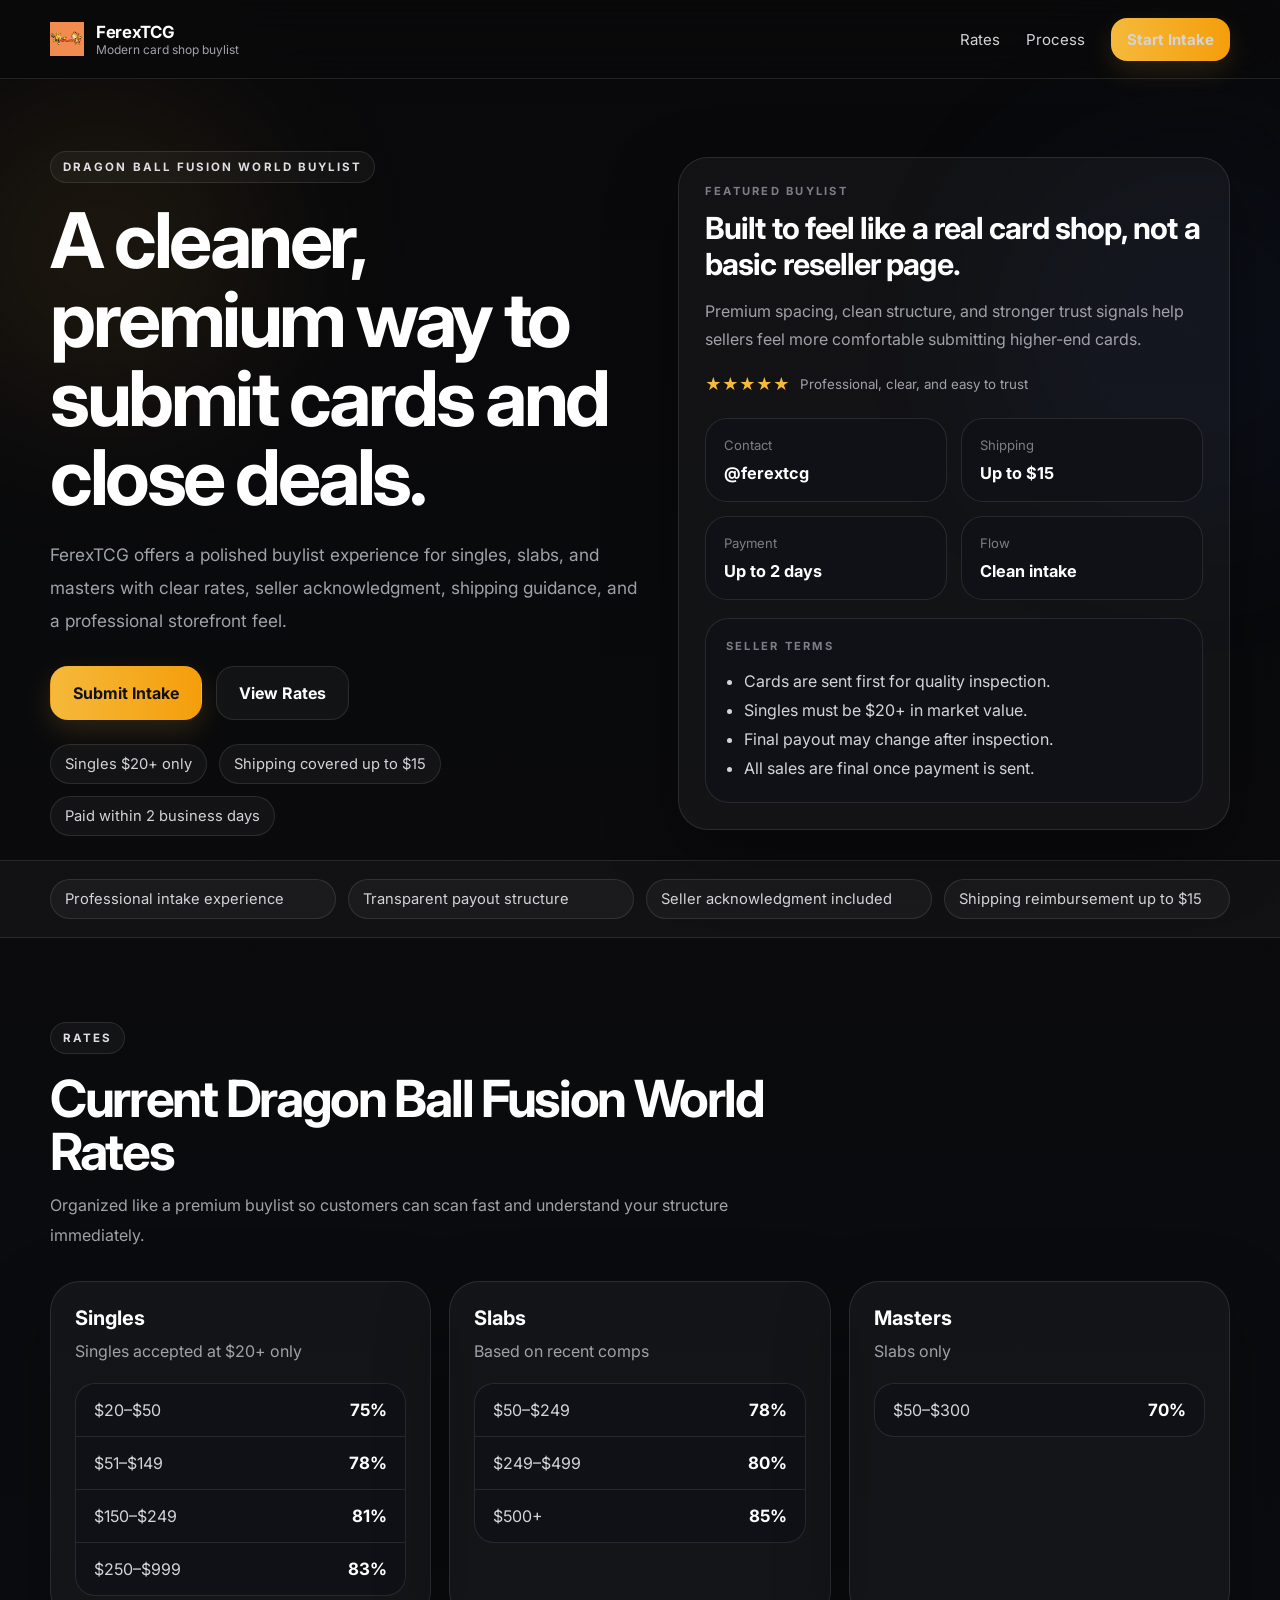
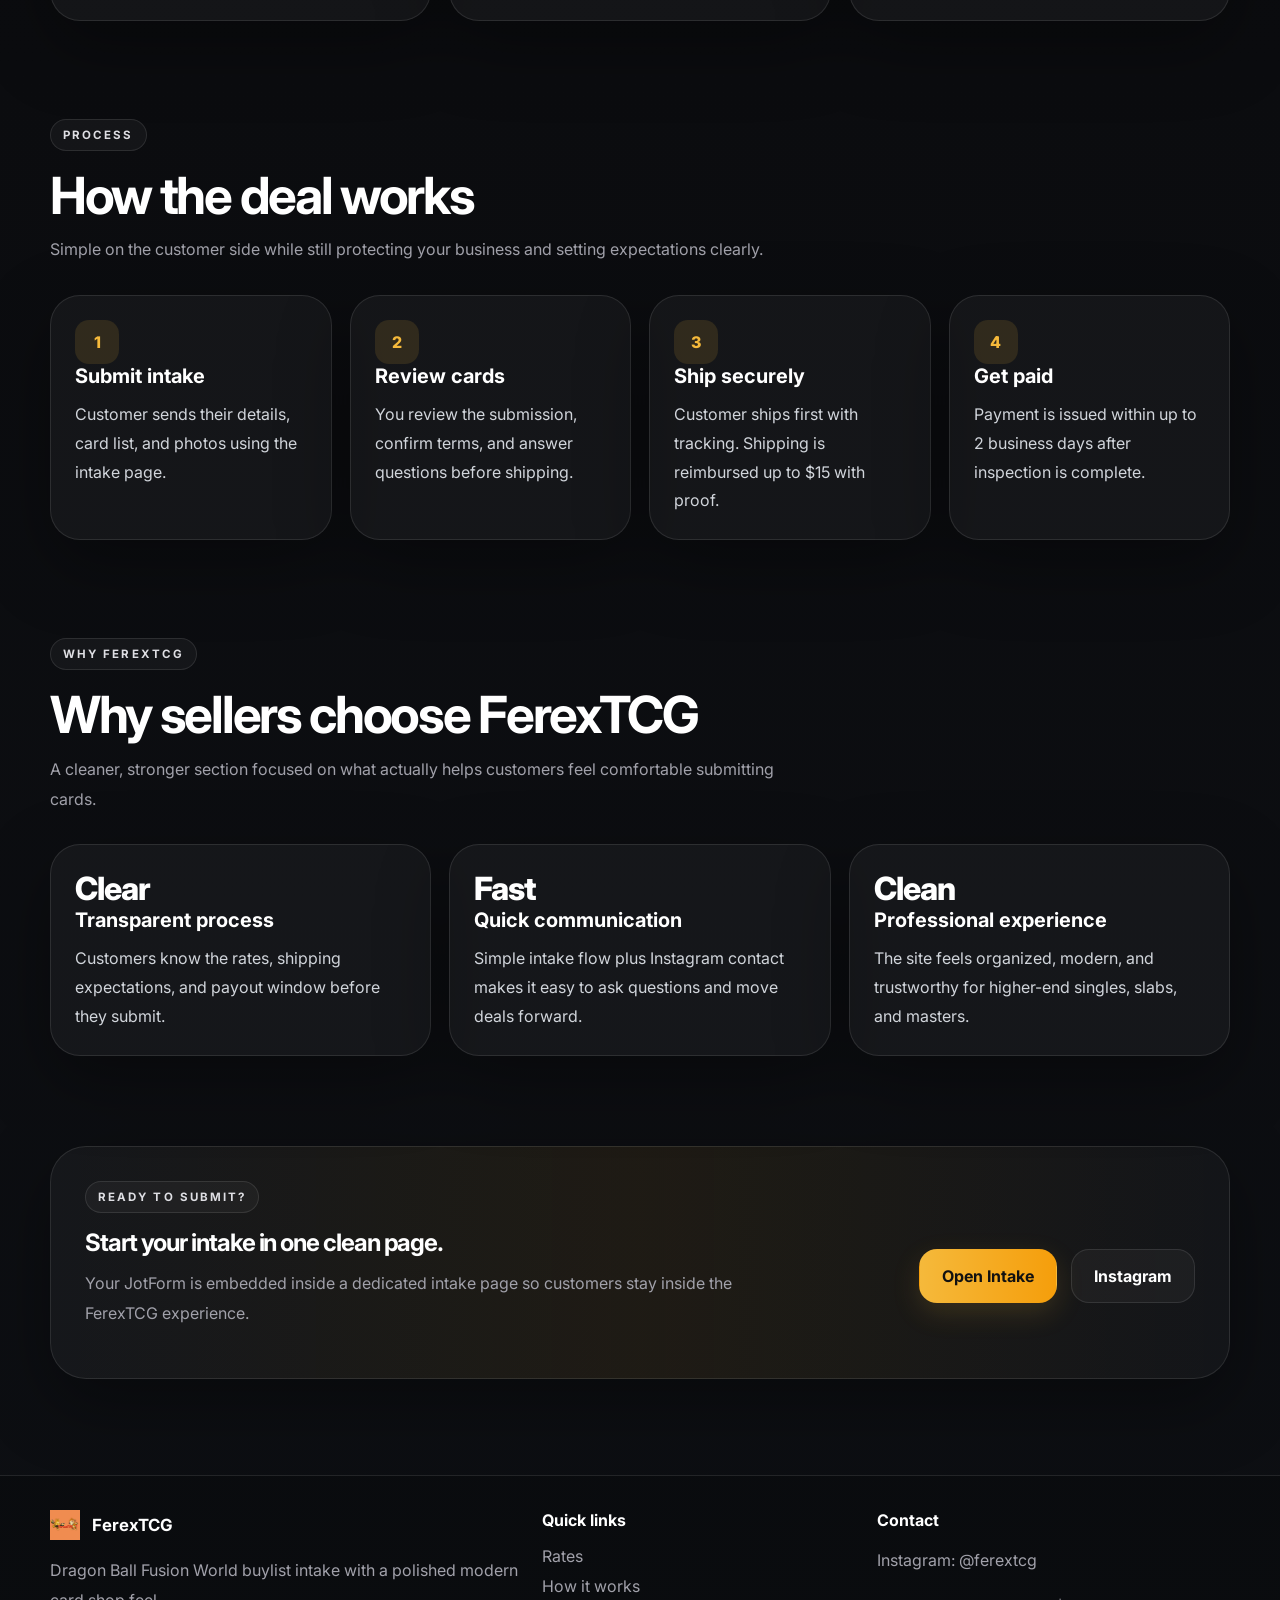
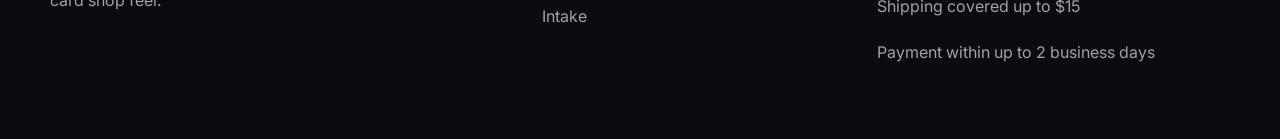
<file: index.html>
<!DOCTYPE html>
<html lang="en">
<head>
  <meta charset="UTF-8" />
  <meta name="viewport" content="width=device-width, initial-scale=1.0" />
  <title>FerexTCG | Premium Buylist</title>
  <meta name="description" content="FerexTCG premium buylist website for Dragon Ball Fusion World singles, slabs, and masters." />
  <link rel="preconnect" href="https://fonts.googleapis.com">
  <link rel="preconnect" href="https://fonts.gstatic.com" crossorigin>
  <link href="https://fonts.googleapis.com/css2?family=Inter:wght@400;500;600;700;800&display=swap" rel="stylesheet">
  <link rel="stylesheet" href="style.css" />
</head>
<body>
  <div class="bg-glow glow-left"></div>
  <div class="bg-glow glow-right"></div>

  <header class="site-header">
    <div class="container nav">
      <a class="brand" href="index.html">
        <img src="logo.png" alt="FerexTCG logo" class="brand-logo">
        <div>
          <div class="brand-title">FerexTCG</div>
          <div class="brand-sub">Modern card shop buylist</div>
        </div>
      </a>
      <nav class="nav-links">
        <a href="#rates">Rates</a>
        <a href="#process">Process</a>
                <a href="intake.html" class="nav-cta">Start Intake</a>
      </nav>
    </div>
  </header>

  <main>
    <section class="hero">
      <div class="container hero-grid">
        <div class="hero-copy">
          <span class="eyebrow">Dragon Ball Fusion World Buylist</span>
          <h1>A cleaner, premium way to submit cards and close deals.</h1>
          <p class="hero-text">
            FerexTCG offers a polished buylist experience for singles, slabs, and masters with clear rates, seller acknowledgment, shipping guidance, and a professional storefront feel.
          </p>
          <div class="hero-actions">
            <a href="intake.html" class="btn btn-primary">Submit Intake</a>
            <a href="#rates" class="btn btn-secondary">View Rates</a>
          </div>
          <div class="hero-tags">
            <span>Singles $20+ only</span>
            <span>Shipping covered up to $15</span>
            <span>Paid within 2 business days</span>
          </div>
        </div>

        <div class="hero-panel">
          <div class="hero-panel-top">
            <div>
              <div class="tiny-label">Featured buylist</div>
              <h2>Built to feel like a real card shop, not a basic reseller page.</h2>
              <p>Premium spacing, clean structure, and stronger trust signals help sellers feel more comfortable submitting higher-end cards.</p>
            </div>
            <div class="rating-row">
              <span>★★★★★</span>
              <small>Professional, clear, and easy to trust</small>
            </div>
          </div>

          <div class="hero-stats">
            <div class="mini-card">
              <small>Contact</small>
              <strong>@ferextcg</strong>
            </div>
            <div class="mini-card">
              <small>Shipping</small>
              <strong>Up to $15</strong>
            </div>
            <div class="mini-card">
              <small>Payment</small>
              <strong>Up to 2 days</strong>
            </div>
            <div class="mini-card">
              <small>Flow</small>
              <strong>Clean intake</strong>
            </div>
          </div>

          <div class="seller-terms">
            <div class="tiny-label">Seller terms</div>
            <ul>
              <li>Cards are sent first for quality inspection.</li>
              <li>Singles must be $20+ in market value.</li>
              <li>Final payout may change after inspection.</li>
              <li>All sales are final once payment is sent.</li>
            </ul>
          </div>
        </div>
      </div>
    </section>

    <section class="trust-strip">
      <div class="container trust-grid">
        <div class="trust-pill">Professional intake experience</div>
        <div class="trust-pill">Transparent payout structure</div>
        <div class="trust-pill">Seller acknowledgment included</div>
        <div class="trust-pill">Shipping reimbursement up to $15</div>
      </div>
    </section>

    <section class="section" id="rates">
      <div class="container">
        <div class="section-head">
          <span class="eyebrow">Rates</span>
          <h2>Current Dragon Ball Fusion World Rates</h2>
          <p>Organized like a premium buylist so customers can scan fast and understand your structure immediately.</p>
        </div>

        <div class="cards three-col">
          <article class="panel">
            <h3>Singles</h3>
            <p class="sub">Singles accepted at $20+ only</p>
            <div class="rate-list">
              <div><span>$20–$50</span><strong>75%</strong></div>
              <div><span>$51–$149</span><strong>78%</strong></div>
              <div><span>$150–$249</span><strong>81%</strong></div>
              <div><span>$250–$999</span><strong>83%</strong></div>
            </div>
          </article>

          <article class="panel">
            <h3>Slabs</h3>
            <p class="sub">Based on recent comps</p>
            <div class="rate-list">
              <div><span>$50–$249</span><strong>78%</strong></div>
              <div><span>$249–$499</span><strong>80%</strong></div>
              <div><span>$500+</span><strong>85%</strong></div>
            </div>
          </article>

          <article class="panel">
            <h3>Masters</h3>
            <p class="sub">Slabs only</p>
            <div class="rate-list">
              <div><span>$50–$300</span><strong>70%</strong></div>
            </div>
          </article>
        </div>
      </div>
    </section>

    <section class="section" id="process">
      <div class="container">
        <div class="section-head">
          <span class="eyebrow">Process</span>
          <h2>How the deal works</h2>
          <p>Simple on the customer side while still protecting your business and setting expectations clearly.</p>
        </div>

        <div class="cards four-col">
          <article class="step-card">
            <div class="step-number">1</div>
            <h3>Submit intake</h3>
            <p>Customer sends their details, card list, and photos using the intake page.</p>
          </article>
          <article class="step-card">
            <div class="step-number">2</div>
            <h3>Review cards</h3>
            <p>You review the submission, confirm terms, and answer questions before shipping.</p>
          </article>
          <article class="step-card">
            <div class="step-number">3</div>
            <h3>Ship securely</h3>
            <p>Customer ships first with tracking. Shipping is reimbursed up to $15 with proof.</p>
          </article>
          <article class="step-card">
            <div class="step-number">4</div>
            <h3>Get paid</h3>
            <p>Payment is issued within up to 2 business days after inspection is complete.</p>
          </article>
        </div>
      </div>
    </section>

    
<section class="section" id="why-sell">
  <div class="container">
    <div class="section-head">
      <span class="eyebrow">Why FerexTCG</span>
      <h2>Why sellers choose FerexTCG</h2>
      <p>A cleaner, stronger section focused on what actually helps customers feel comfortable submitting cards.</p>
    </div>

    <div class="cards three-col">
      <article class="proof-card">
        <div class="proof-value">Clear</div>
        <h3>Transparent process</h3>
        <p>Customers know the rates, shipping expectations, and payout window before they submit.</p>
      </article>
      <article class="proof-card">
        <div class="proof-value">Fast</div>
        <h3>Quick communication</h3>
        <p>Simple intake flow plus Instagram contact makes it easy to ask questions and move deals forward.</p>
      </article>
      <article class="proof-card">
        <div class="proof-value">Clean</div>
        <h3>Professional experience</h3>
        <p>The site feels organized, modern, and trustworthy for higher-end singles, slabs, and masters.</p>
      </article>
    </div>
  </div>
</section>


    <section class="cta-band">
      <div class="container cta-wrap">
        <div>
          <span class="eyebrow">Ready to submit?</span>
          <h2>Start your intake in one clean page.</h2>
          <p>Your JotForm is embedded inside a dedicated intake page so customers stay inside the FerexTCG experience.</p>
        </div>
        <div class="cta-actions">
          <a href="intake.html" class="btn btn-primary">Open Intake</a>
          <a href="https://instagram.com/ferextcg" class="btn btn-secondary">Instagram</a>
        </div>
      </div>
    </section>
  </main>

  <footer class="site-footer">
    <div class="container footer-grid">
      <div>
        <div class="footer-brand">
          <img src="logo.png" alt="FerexTCG logo" class="footer-logo">
          <span>FerexTCG</span>
        </div>
        <p>Dragon Ball Fusion World buylist intake with a polished modern card shop feel.</p>
      </div>
      <div>
        <h4>Quick links</h4>
        <a href="#rates">Rates</a>
        <a href="#process">How it works</a>
                <a href="intake.html">Intake</a>
      </div>
      <div>
        <h4>Contact</h4>
        <p>Instagram: @ferextcg</p>
        <p>Shipping covered up to $15</p>
        <p>Payment within up to 2 business days</p>
      </div>
    </div>
  </footer>
</body>
</html>
</file>
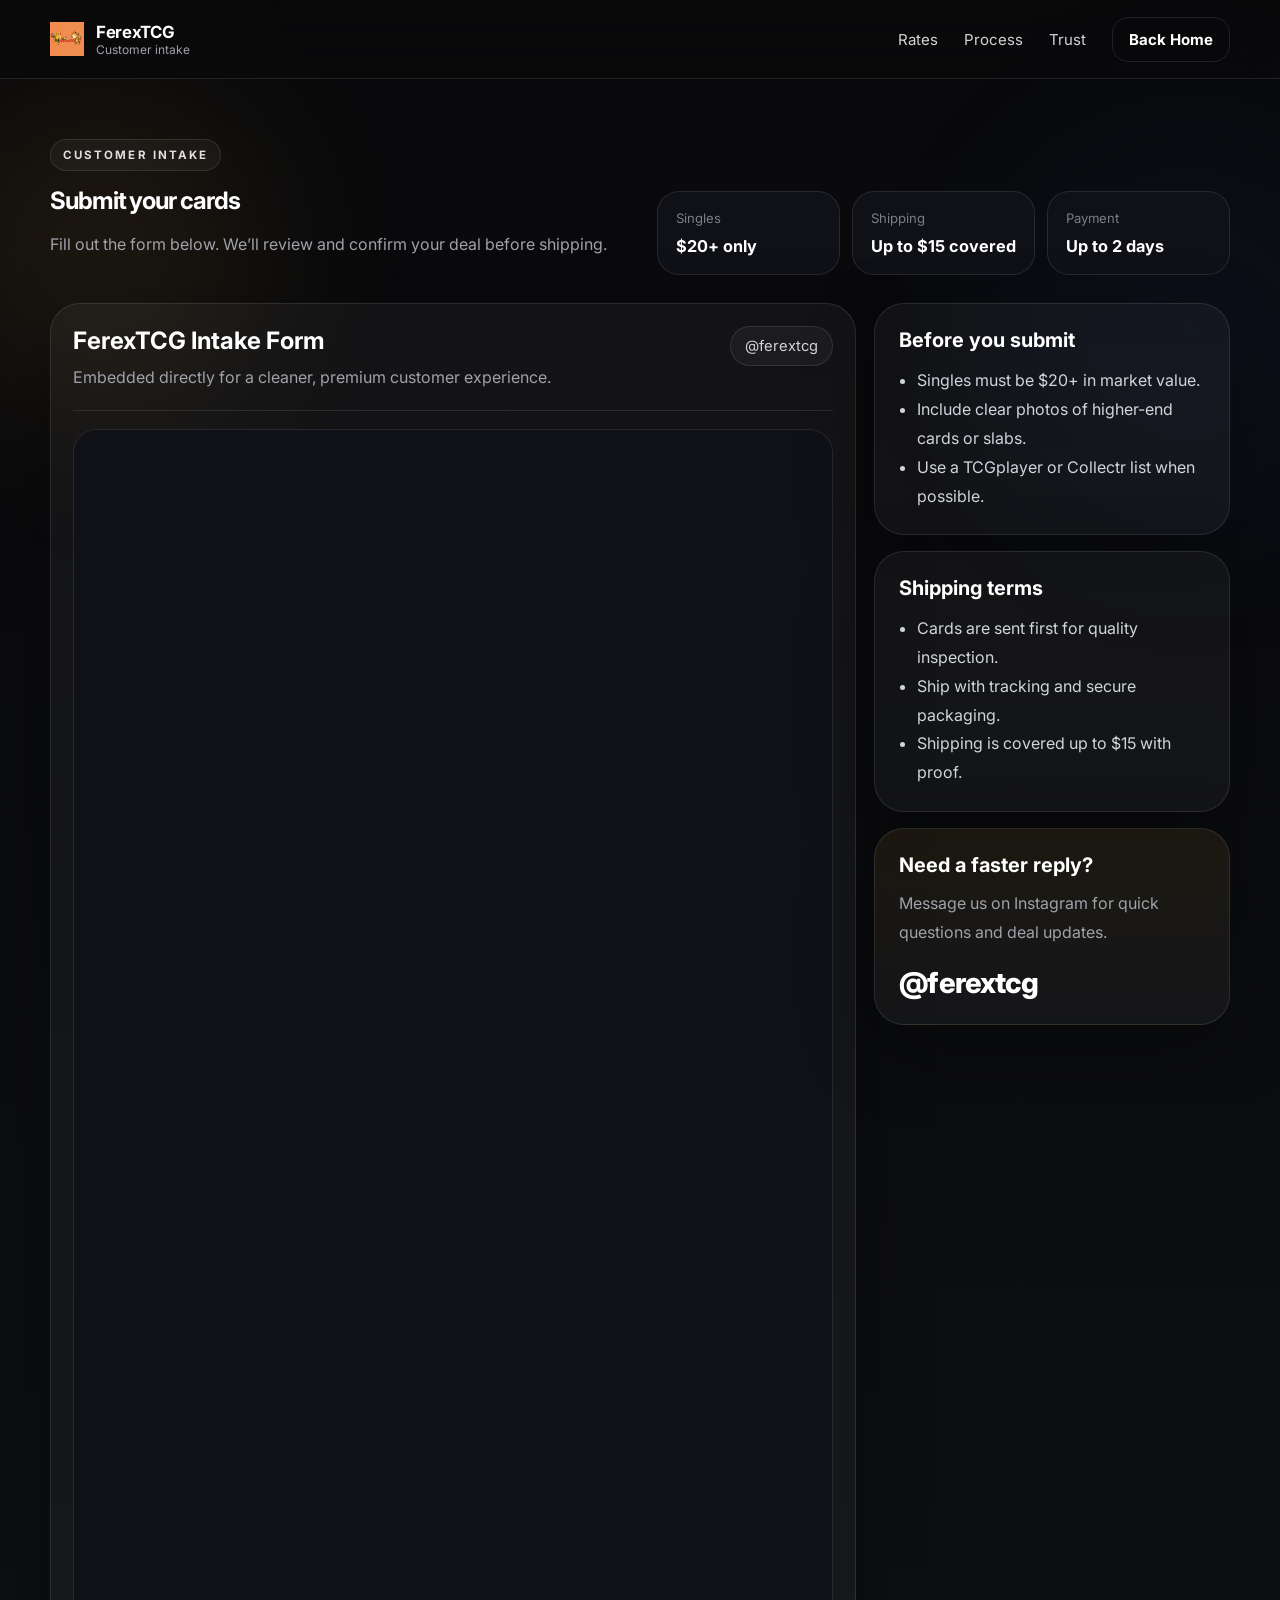
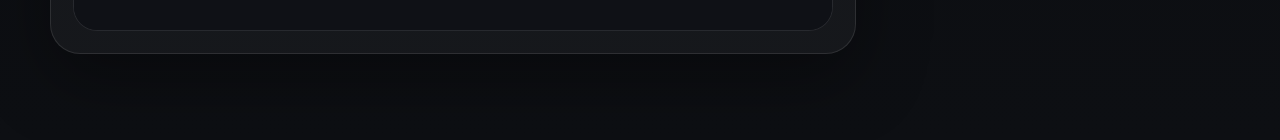
<file: intake.html>
<!DOCTYPE html>
<html lang="en">
<head>
  <meta charset="UTF-8" />
  <meta name="viewport" content="width=device-width, initial-scale=1.0" />
  <title>FerexTCG | Intake</title>
  <meta name="description" content="FerexTCG customer intake form." />
  <link rel="preconnect" href="https://fonts.googleapis.com">
  <link rel="preconnect" href="https://fonts.gstatic.com" crossorigin>
  <link href="https://fonts.googleapis.com/css2?family=Inter:wght@400;500;600;700;800&display=swap" rel="stylesheet">
  <link rel="stylesheet" href="style.css" />
</head>
<body class="intake-page">
  <div class="bg-glow glow-left"></div>
  <div class="bg-glow glow-right"></div>

  <header class="site-header">
    <div class="container nav">
      <a class="brand" href="index.html">
        <img src="logo.png" alt="FerexTCG logo" class="brand-logo">
        <div>
          <div class="brand-title">FerexTCG</div>
          <div class="brand-sub">Customer intake</div>
        </div>
      </a>
      <nav class="nav-links">
        <a href="index.html#rates">Rates</a>
        <a href="index.html#process">Process</a>
        <a href="index.html#proof">Trust</a>
        <a href="index.html" class="nav-cta secondary">Back Home</a>
      </nav>
    </div>
  </header>

  <main class="intake-main">
    <section class="container intake-hero">
      <div class="intake-heading">
        <span class="eyebrow">Customer intake</span>
        <h1>Submit your cards</h1>
        <p>Fill out the form below. We’ll review and confirm your deal before shipping.</p>
      </div>

      <div class="intake-meta">
        <div class="meta-card">
          <small>Singles</small>
          <strong>$20+ only</strong>
        </div>
        <div class="meta-card">
          <small>Shipping</small>
          <strong>Up to $15 covered</strong>
        </div>
        <div class="meta-card">
          <small>Payment</small>
          <strong>Up to 2 days</strong>
        </div>
      </div>
    </section>

    <section class="container intake-layout">
      <div class="intake-shell">
        <div class="intake-shell-top">
          <div>
            <h2>FerexTCG Intake Form</h2>
            <p>Embedded directly for a cleaner, premium customer experience.</p>
          </div>
          <div class="contact-pill">@ferextcg</div>
        </div>

        <div class="iframe-wrap">
          <iframe
            src="https://form.jotform.com/261108210395045"
            title="FerexTCG Intake Form"
            loading="lazy">
          </iframe>
        </div>
      </div>

      <aside class="side-stack">
        <div class="side-panel">
          <h3>Before you submit</h3>
          <ul>
            <li>Singles must be $20+ in market value.</li>
            <li>Include clear photos of higher-end cards or slabs.</li>
            <li>Use a TCGplayer or Collectr list when possible.</li>
          </ul>
        </div>

        <div class="side-panel">
          <h3>Shipping terms</h3>
          <ul>
            <li>Cards are sent first for quality inspection.</li>
            <li>Ship with tracking and secure packaging.</li>
            <li>Shipping is covered up to $15 with proof.</li>
          </ul>
        </div>

        <div class="side-panel accent">
          <h3>Need a faster reply?</h3>
          <p>Message us on Instagram for quick questions and deal updates.</p>
          <div class="insta-handle">@ferextcg</div>
        </div>
      </aside>
    </section>
  </main>
</body>
</html>
</file>
<file: style.css>
:root{
  --bg:#09090b;
  --bg-2:#0d0f13;
  --panel:rgba(255,255,255,.04);
  --panel-2:#111318;
  --line:rgba(255,255,255,.10);
  --text:#ffffff;
  --muted:#a1a1aa;
  --gold:#f5b93b;
  --gold-2:#f59e0b;
  --shadow:0 24px 70px rgba(0,0,0,.35);
  --radius:30px;
}
*{box-sizing:border-box}
html{scroll-behavior:smooth}
body{
  margin:0;
  font-family:"Inter",Arial,sans-serif;
  background:linear-gradient(to bottom,var(--bg),var(--bg-2));
  color:var(--text);
}
a{text-decoration:none;color:inherit}
.container{width:min(1180px,calc(100% - 32px));margin:0 auto}

.bg-glow{
  position:fixed;
  border-radius:999px;
  filter:blur(90px);
  z-index:-2;
  opacity:.35;
}
.glow-left{
  width:340px;height:340px;left:-70px;top:80px;
  background:rgba(245,185,59,.24);
}
.glow-right{
  width:420px;height:420px;right:-120px;top:120px;
  background:rgba(59,130,246,.14);
}

.site-header{
  position:sticky;top:0;z-index:50;
  backdrop-filter:blur(20px);
  background:rgba(9,9,11,.78);
  border-bottom:1px solid var(--line);
}
.nav{display:flex;align-items:center;justify-content:space-between;min-height:78px}
.brand{display:flex;align-items:center;gap:12px}
.brand-logo,.footer-logo{display:block;width:auto;object-fit:contain}
.brand-logo{height:34px}
.brand-title{font-size:1.05rem;font-weight:700;letter-spacing:-.02em}
.brand-sub{font-size:.75rem;color:var(--muted)}
.nav-links{display:flex;align-items:center;gap:26px}
.nav-links a{font-size:.94rem;color:#d4d4d8}
.nav-links a:hover{color:#fff}
.nav-cta{
  padding:12px 16px;border-radius:16px;font-weight:700;
  background:linear-gradient(to right,var(--gold),var(--gold-2));
  color:#111;box-shadow:0 10px 28px rgba(245,185,59,.14)
}
.nav-cta.secondary{
  background:transparent;color:#fff;border:1px solid var(--line);box-shadow:none
}

.hero{padding:72px 0 24px}
.hero-grid{display:grid;grid-template-columns:1.04fr .96fr;gap:30px;align-items:center}
.eyebrow{
  display:inline-block;
  padding:8px 12px;
  border-radius:999px;
  border:1px solid var(--line);
  background:rgba(255,255,255,.04);
  color:#dedee3;
  font-size:.72rem;
  font-weight:700;
  letter-spacing:.18em;
  text-transform:uppercase;
}
.hero h1,.section-head h2,.cta-wrap h2,.intake-heading h1{
  margin:18px 0 0;
  line-height:1.03;
  letter-spacing:-.045em;
}
.hero h1{font-size:clamp(2.8rem,6vw,5.5rem);max-width:720px}
.hero-text{
  margin:22px 0 0;
  max-width:660px;
  color:var(--muted);
  font-size:1.08rem;
  line-height:1.9;
}
.hero-actions,.cta-actions{
  margin-top:28px;
  display:flex;gap:14px;flex-wrap:wrap
}
.btn{
  min-height:54px;padding:0 22px;border-radius:18px;font-weight:700;
  display:inline-flex;align-items:center;justify-content:center;
  border:1px solid transparent;transition:.2s ease
}
.btn:hover{transform:translateY(-1px)}
.btn-primary{
  background:linear-gradient(to right,var(--gold),var(--gold-2));
  color:#111;box-shadow:0 10px 28px rgba(245,185,59,.15)
}
.btn-secondary{
  border-color:var(--line);
  background:rgba(255,255,255,.04);
  color:#fff
}
.hero-tags{
  margin-top:24px;display:flex;gap:12px;flex-wrap:wrap
}
.hero-tags span,.trust-pill,.contact-pill{
  border:1px solid var(--line);
  background:rgba(255,255,255,.04);
  border-radius:999px;
  padding:10px 14px;
  color:#d4d4d8;
  font-size:.92rem;
}
.hero-panel,.panel,.step-card,.proof-card,.side-panel,.intake-shell{
  border:1px solid var(--line);
  background:rgba(255,255,255,.04);
  border-radius:var(--radius);
  box-shadow:var(--shadow);
}
.hero-panel{padding:26px}
.tiny-label{
  color:#7d7d88;
  text-transform:uppercase;
  letter-spacing:.2em;
  font-size:.7rem;
  font-weight:700;
}
.hero-panel h2{
  margin:12px 0 0;
  font-size:1.9rem;
  line-height:1.2;
  letter-spacing:-.03em
}
.hero-panel p{margin:14px 0 0;color:var(--muted);line-height:1.8}
.rating-row{margin-top:20px;display:flex;gap:10px;align-items:center;color:var(--gold)}
.rating-row small{color:var(--muted)}
.hero-stats{
  margin-top:24px;
  display:grid;grid-template-columns:repeat(2,1fr);gap:14px
}
.mini-card,.meta-card{
  padding:18px;border-radius:22px;background:#0f1116;border:1px solid var(--line)
}
.mini-card small,.meta-card small{
  display:block;color:#7d7d88;margin-bottom:10px;font-size:.82rem
}
.mini-card strong,.meta-card strong{font-size:1.02rem}
.seller-terms{
  margin-top:18px;padding:20px;border-radius:24px;background:#0f1116;border:1px solid var(--line)
}
.seller-terms ul,.side-panel ul{
  margin:14px 0 0;padding-left:18px;color:#d1d5db;line-height:1.8
}

.trust-strip{
  border-top:1px solid var(--line);
  border-bottom:1px solid var(--line);
  background:rgba(255,255,255,.03)
}
.trust-grid{
  display:grid;grid-template-columns:repeat(4,1fr);gap:12px;padding:18px 0
}

.section{padding:84px 0 14px}
.section-head{max-width:760px;margin-bottom:30px}
.section-head h2{font-size:clamp(2rem,4vw,3.35rem)}
.section-head p{margin-top:14px;color:var(--muted);line-height:1.85}
.cards{display:grid;gap:18px}
.three-col{grid-template-columns:repeat(3,1fr)}
.four-col{grid-template-columns:repeat(4,1fr)}
.panel,.step-card,.proof-card,.side-panel{padding:24px}
.panel h3,.step-card h3,.proof-card h3,.side-panel h3{margin:0;font-size:1.25rem}
.sub{margin-top:8px;color:var(--muted);line-height:1.7}
.rate-list{
  margin-top:18px;border:1px solid var(--line);border-radius:20px;overflow:hidden;background:#0f1116
}
.rate-list div{
  display:grid;grid-template-columns:1fr auto;padding:16px 18px;border-bottom:1px solid var(--line)
}
.rate-list div:last-child{border-bottom:none}
.rate-list span{color:#d4d4d8}
.rate-list strong{color:#fff;font-size:1.06rem}

.step-number{
  width:44px;height:44px;border-radius:14px;
  display:flex;align-items:center;justify-content:center;
  background:rgba(245,185,59,.12);color:var(--gold);font-weight:800
}
.step-card p,.proof-card p{color:#d1d5db;line-height:1.8;margin:12px 0 0}
.proof-value{
  font-size:2rem;font-weight:800;letter-spacing:-.03em;color:#fff
}

.cta-band{padding:76px 0 96px}
.cta-wrap{
  border:1px solid var(--line);
  border-radius:36px;
  background:linear-gradient(90deg,rgba(255,255,255,.04),rgba(245,185,59,.08),rgba(255,255,255,.03));
  padding:34px;
  display:grid;
  grid-template-columns:1fr auto;
  gap:24px;
  align-items:center;
  box-shadow:var(--shadow)
}
.cta-wrap p{margin-top:14px;color:var(--muted);line-height:1.85;max-width:720px}

.site-footer{
  border-top:1px solid var(--line);
  background:rgba(0,0,0,.18)
}
.footer-grid{
  display:grid;grid-template-columns:1.2fr .8fr .9fr;gap:22px;padding:34px 0 56px
}
.footer-brand{
  display:flex;align-items:center;gap:12px;font-weight:700;font-size:1.05rem
}
.footer-logo{height:30px}
.site-footer p,.site-footer a{display:block;color:var(--muted);line-height:1.85}
.site-footer h4{margin:0 0 12px}

.intake-main{padding:48px 0 86px}
.intake-hero{
  display:grid;grid-template-columns:1fr auto;gap:20px;align-items:end;padding-top:12px
}
.intake-heading p{
  margin-top:16px;color:var(--muted);line-height:1.85;max-width:700px
}
.intake-meta{
  display:grid;grid-template-columns:repeat(3,1fr);gap:12px
}
.intake-layout{
  margin-top:28px;
  display:grid;grid-template-columns:1.02fr .45fr;gap:18px;align-items:start
}
.intake-shell{padding:22px}
.intake-shell-top{
  display:flex;justify-content:space-between;gap:16px;align-items:flex-start;
  padding-bottom:18px;border-bottom:1px solid var(--line)
}
.intake-shell-top h2{margin:0;font-size:1.5rem}
.intake-shell-top p{margin:8px 0 0;color:var(--muted);line-height:1.8}
.iframe-wrap{
  margin-top:18px;
  border-radius:24px;
  overflow:hidden;
  border:1px solid var(--line);
  background:#0f1116
}
.iframe-wrap iframe{
  display:block;width:100%;height:1200px;border:none;background:#0f1116
}
.side-stack{display:grid;gap:16px}
.side-panel p{margin:12px 0 0;color:var(--muted);line-height:1.8}
.side-panel.accent{
  background:linear-gradient(180deg,rgba(245,185,59,.08),rgba(255,255,255,.04));
}
.insta-handle{
  margin-top:18px;font-size:1.8rem;font-weight:800;letter-spacing:-.03em;color:#fff
}

@media (max-width:1100px){
  .hero-grid,.three-col,.four-col,.trust-grid,.footer-grid,.cta-wrap,.intake-hero,.intake-layout{
    grid-template-columns:1fr
  }
}
@media (max-width:820px){
  .nav-links{display:none}
  .hero{padding-top:48px}
  .hero-actions,.cta-actions{flex-direction:column}
  .btn{width:100%}
  .hero-stats,.intake-meta{grid-template-columns:1fr}
  .iframe-wrap iframe{height:1300px}
}
</file>
